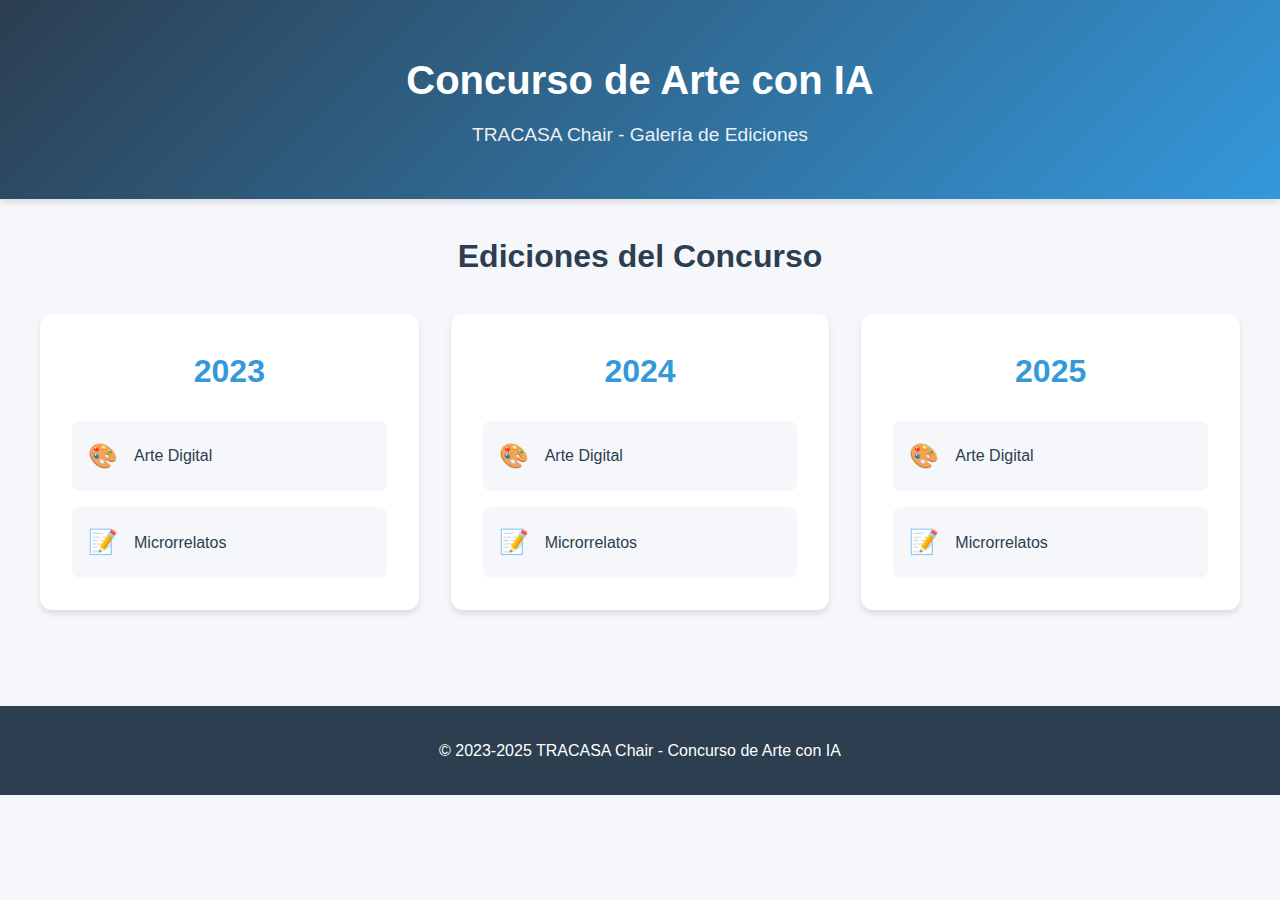
<file: index.html>
<!DOCTYPE html>
<html lang="es">
<head>
    <meta charset="UTF-8">
    <meta name="viewport" content="width=device-width, initial-scale=1.0">
    <title>Concurso de Arte IA - TRACASA Chair</title>
    <link rel="stylesheet" href="styles.css">
</head>
<body>
    <header>
        <h1>Concurso de Arte con IA</h1>
        <p class="subtitle">TRACASA Chair - Galería de Ediciones</p>
    </header>

    <main class="home-container">
        <section class="year-section">
            <h2>Ediciones del Concurso</h2>
            <div class="year-grid">
                <div class="year-card">
                    <h3>2023</h3>
                    <div class="category-links">
                        <a href="2023-artedigital.html" class="category-link">
                            <span class="category-icon">🎨</span>
                            Arte Digital
                        </a>
                        <a href="2023-microrrelatos.html" class="category-link">
                            <span class="category-icon">📝</span>
                            Microrrelatos
                        </a>
                    </div>
                </div>

                <div class="year-card">
                    <h3>2024</h3>
                    <div class="category-links">
                        <a href="2024-artedigital.html" class="category-link">
                            <span class="category-icon">🎨</span>
                            Arte Digital
                        </a>
                        <a href="2024-microrrelatos.html" class="category-link">
                            <span class="category-icon">📝</span>
                            Microrrelatos
                        </a>
                    </div>
                </div>

                <div class="year-card">
                    <h3>2025</h3>
                    <div class="category-links">
                        <a href="2025-artedigital.html" class="category-link">
                            <span class="category-icon">🎨</span>
                            Arte Digital
                        </a>
                        <a href="2025-microrrelatos.html" class="category-link">
                            <span class="category-icon">📝</span>
                            Microrrelatos
                        </a>
                    </div>
                </div>
            </div>
        </section>
    </main>

    <footer>
        <p>&copy; 2023-2025 TRACASA Chair - Concurso de Arte con IA</p>
    </footer>
</body>
</html>
</file>
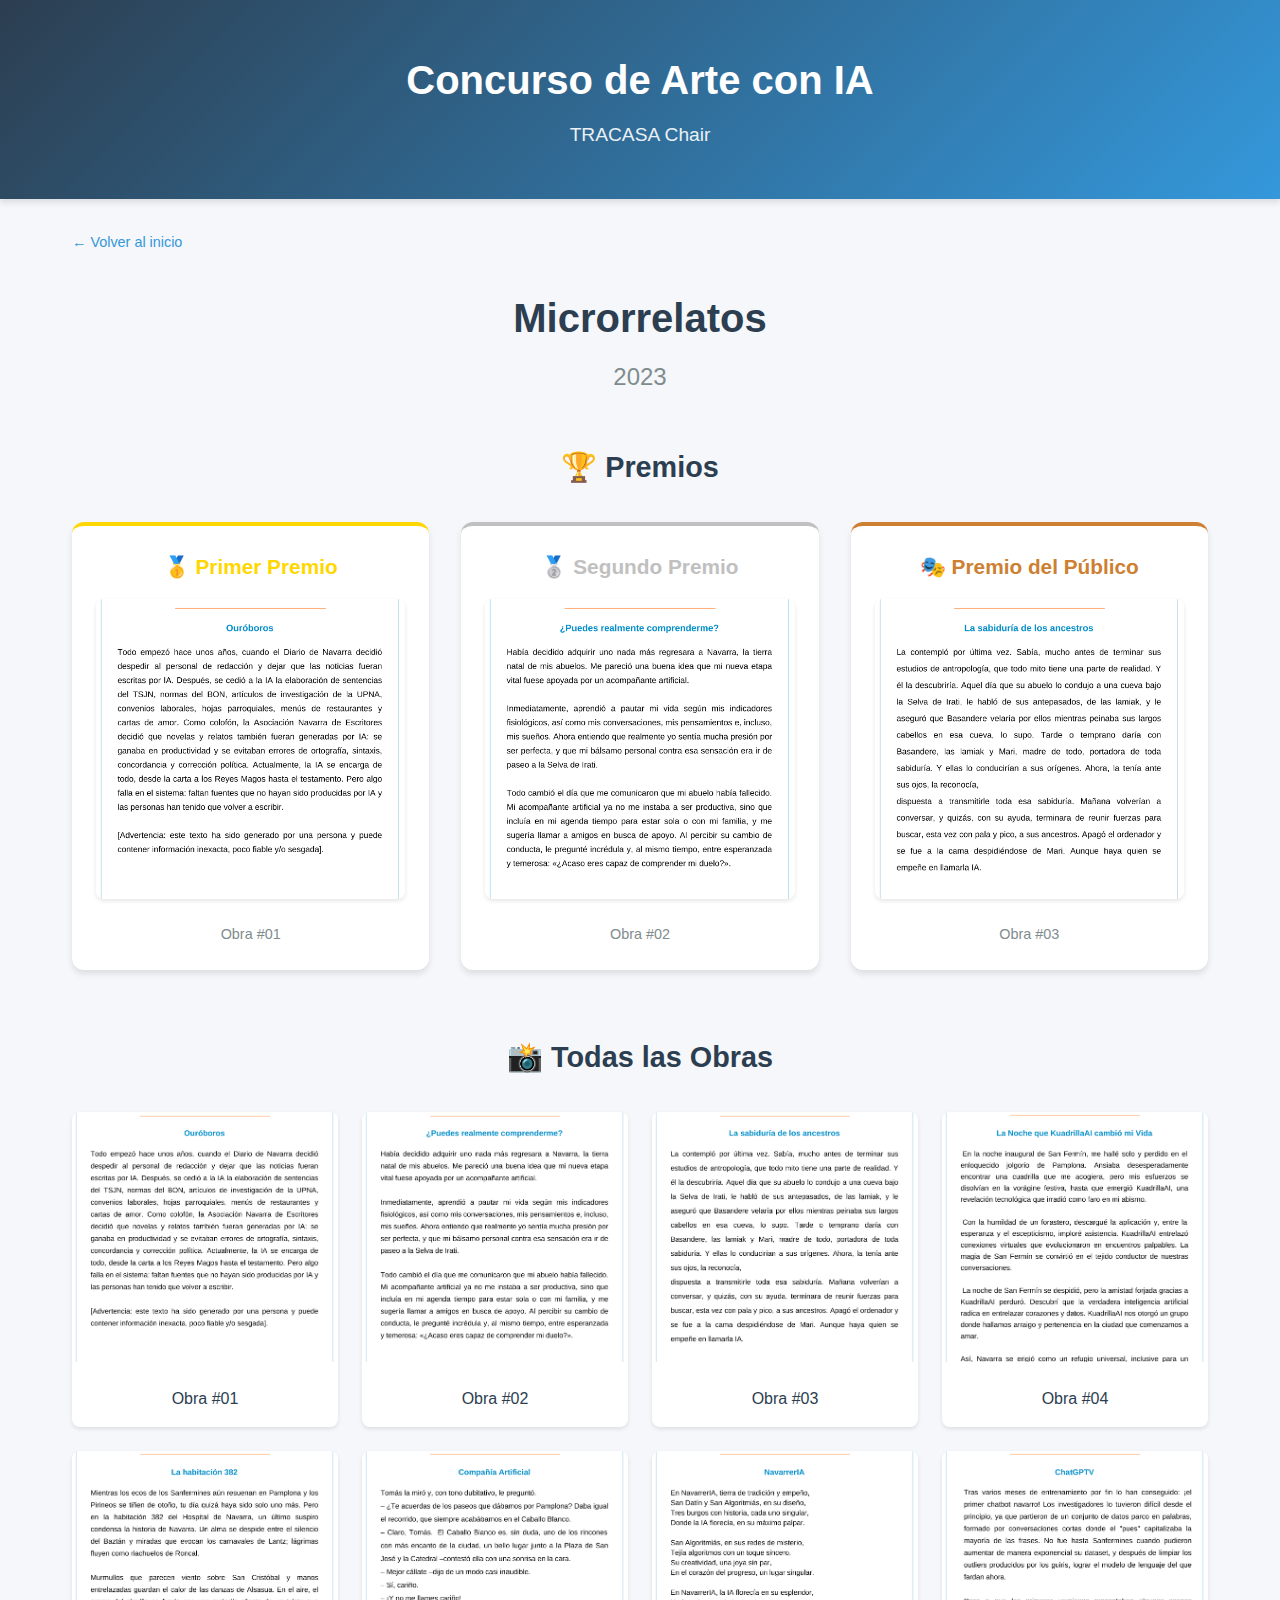
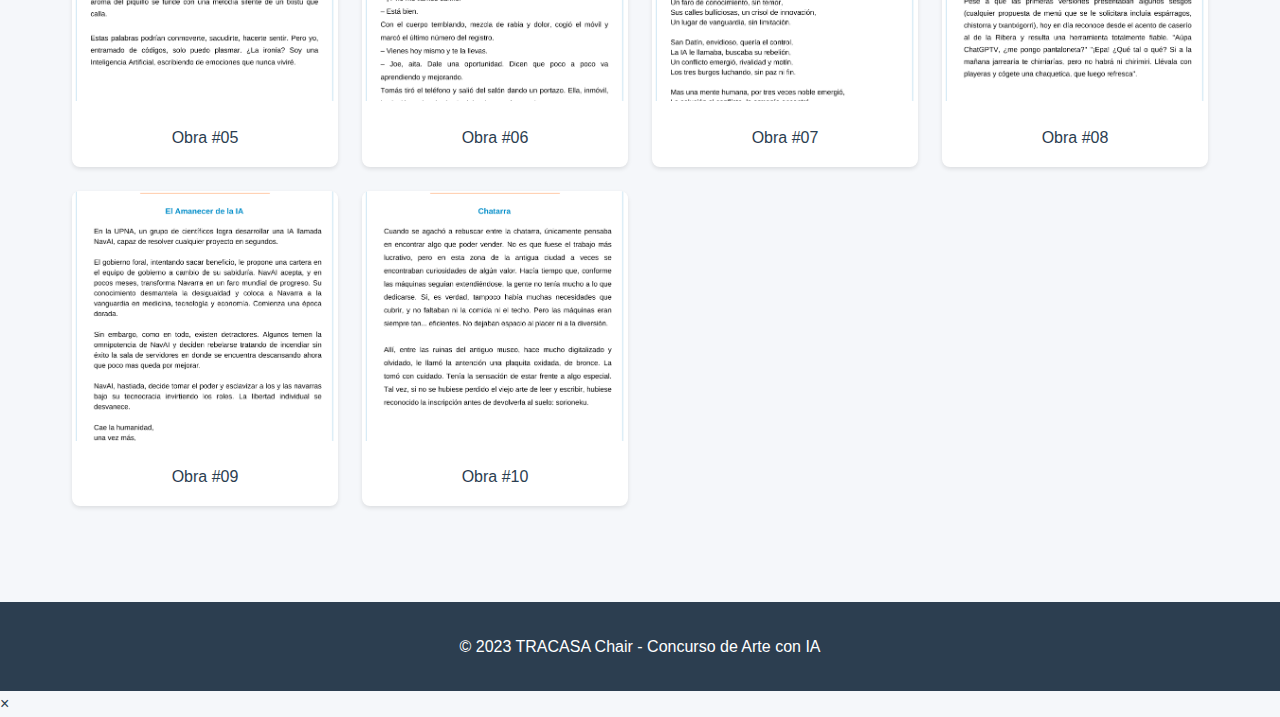
<file: 2023-microrrelatos.html>
<!DOCTYPE html>
<html lang="es">
<head>
    <meta charset="UTF-8">
    <meta name="viewport" content="width=device-width, initial-scale=1.0">
    <title>Microrrelatos 2023 - Concurso de Arte IA</title>
    <link rel="stylesheet" href="styles.css">
    <script src="lightbox.js" defer></script>
</head>
<body>
    <header>
        <h1>Concurso de Arte con IA</h1>
        <p class="subtitle">TRACASA Chair</p>
    </header>

    <main>
        <div class="breadcrumb">
            <a href="index.html">← Volver al inicio</a>
        </div>

        <div class="category-header">
            <h2>Microrrelatos</h2>
            <p class="year">2023</p>
        </div>

        <section class="prizes-section">
            <h3>🏆 Premios</h3>
            <div class="prizes-grid">
                <div class="prize-card first">
                    <div class="prize-title">
                        🥇 Primer Premio
                    </div>
                    <img src="data/2023/Microrrelatos/01.png" alt="Primer Premio" class="prize-image">
                    <p class="prize-number">Obra #01</p>
                </div>

                <div class="prize-card second">
                    <div class="prize-title">
                        🥈 Segundo Premio
                    </div>
                    <img src="data/2023/Microrrelatos/02.png" alt="Segundo Premio" class="prize-image">
                    <p class="prize-number">Obra #02</p>
                </div>

                <div class="prize-card public">
                    <div class="prize-title">
                        🎭 Premio del Público
                    </div>
                    <img src="data/2023/Microrrelatos/03.png" alt="Premio del Público" class="prize-image">
                    <p class="prize-number">Obra #03</p>
                </div>
            </div>
        </section>

        <section class="gallery-section">
            <h3>📸 Todas las Obras</h3>
            <div class="gallery-grid">
                <div class="gallery-item">
                    <img src="data/2023/Microrrelatos/01.png" alt="Obra 1" class="gallery-image">
                    <div class="gallery-caption">Obra #01</div>
                </div>
                <div class="gallery-item">
                    <img src="data/2023/Microrrelatos/02.png" alt="Obra 2" class="gallery-image">
                    <div class="gallery-caption">Obra #02</div>
                </div>
                <div class="gallery-item">
                    <img src="data/2023/Microrrelatos/03.png" alt="Obra 3" class="gallery-image">
                    <div class="gallery-caption">Obra #03</div>
                </div>
                <div class="gallery-item">
                    <img src="data/2023/Microrrelatos/04.png" alt="Obra 4" class="gallery-image">
                    <div class="gallery-caption">Obra #04</div>
                </div>
                <div class="gallery-item">
                    <img src="data/2023/Microrrelatos/05.png" alt="Obra 5" class="gallery-image">
                    <div class="gallery-caption">Obra #05</div>
                </div>
                <div class="gallery-item">
                    <img src="data/2023/Microrrelatos/06.png" alt="Obra 6" class="gallery-image">
                    <div class="gallery-caption">Obra #06</div>
                </div>
                <div class="gallery-item">
                    <img src="data/2023/Microrrelatos/07.png" alt="Obra 7" class="gallery-image">
                    <div class="gallery-caption">Obra #07</div>
                </div>
                <div class="gallery-item">
                    <img src="data/2023/Microrrelatos/08.png" alt="Obra 8" class="gallery-image">
                    <div class="gallery-caption">Obra #08</div>
                </div>
                <div class="gallery-item">
                    <img src="data/2023/Microrrelatos/09.png" alt="Obra 9" class="gallery-image">
                    <div class="gallery-caption">Obra #09</div>
                </div>
                <div class="gallery-item">
                    <img src="data/2023/Microrrelatos/10.png" alt="Obra 10" class="gallery-image">
                    <div class="gallery-caption">Obra #10</div>
                </div>
            </div>
        </section>
    </main>

    <footer>
        <p>&copy; 2023 TRACASA Chair - Concurso de Arte con IA</p>
    </footer>
</body>
</html>
</file>
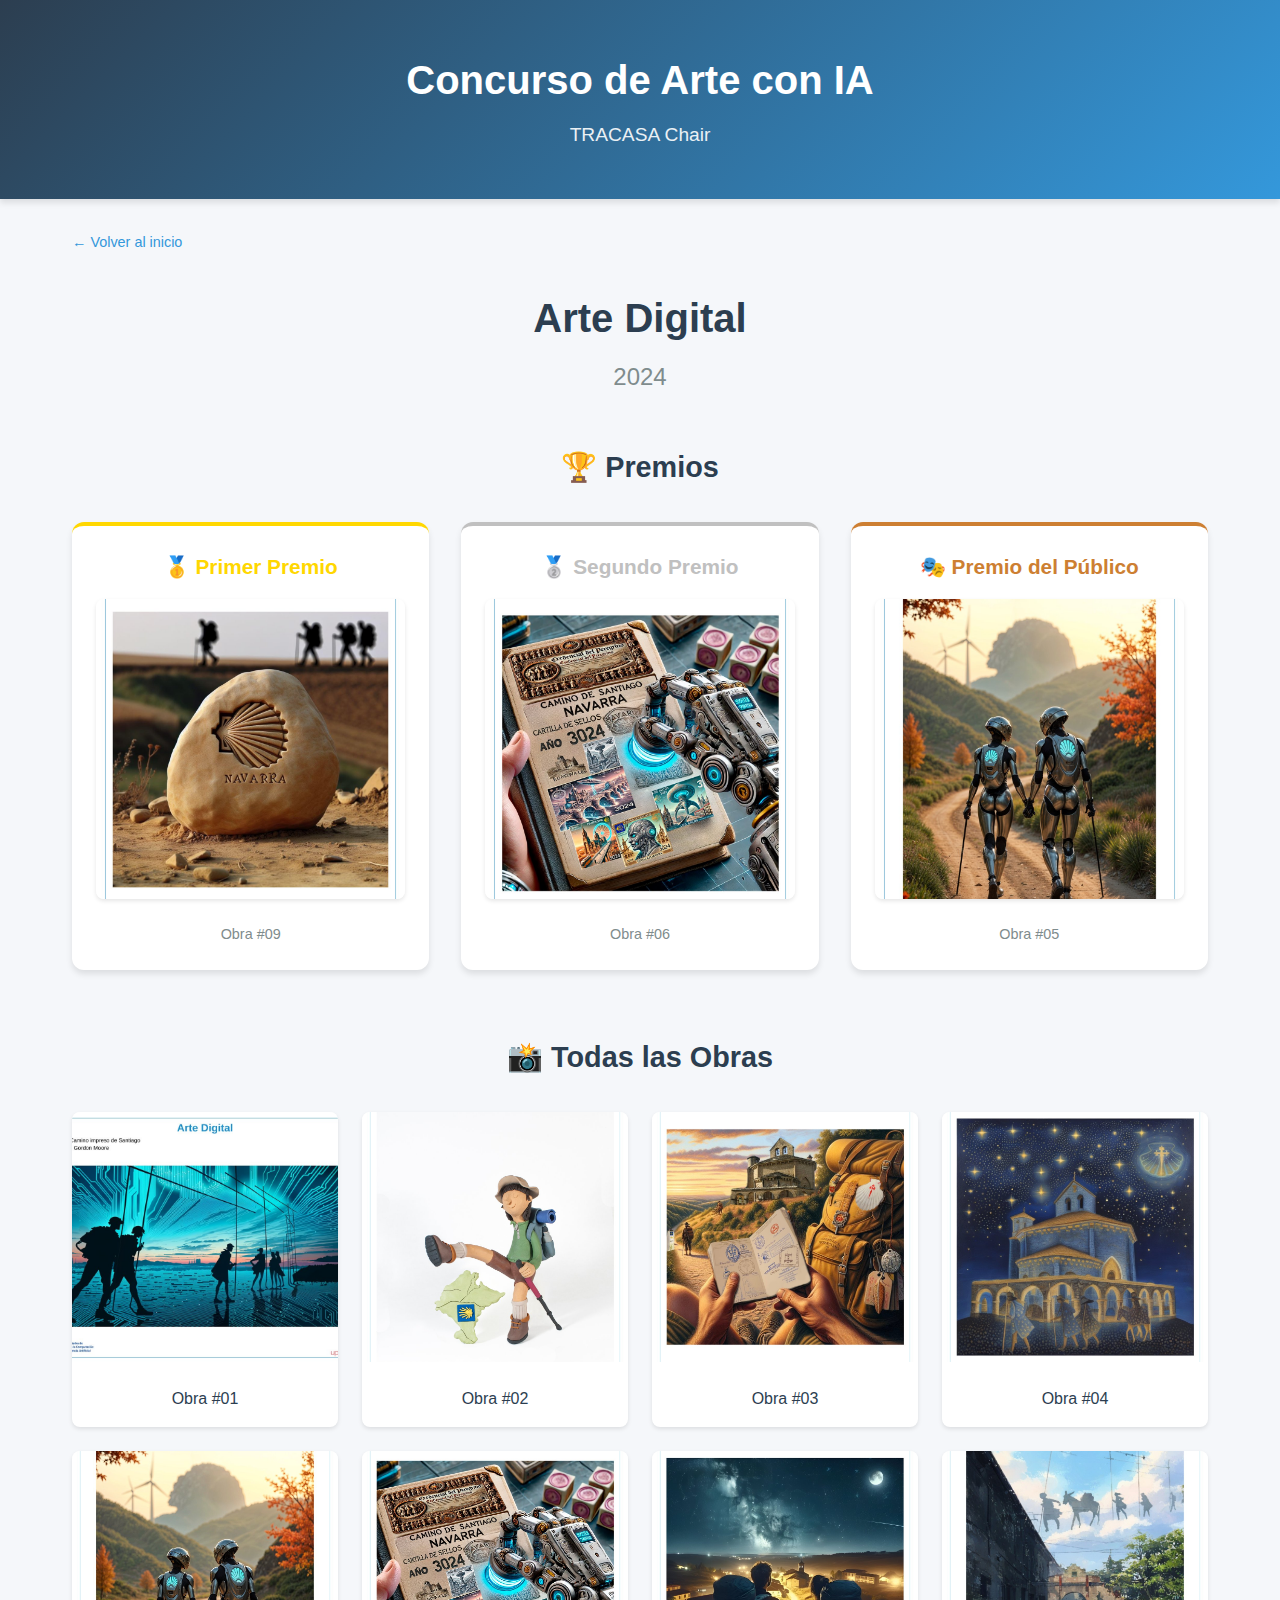
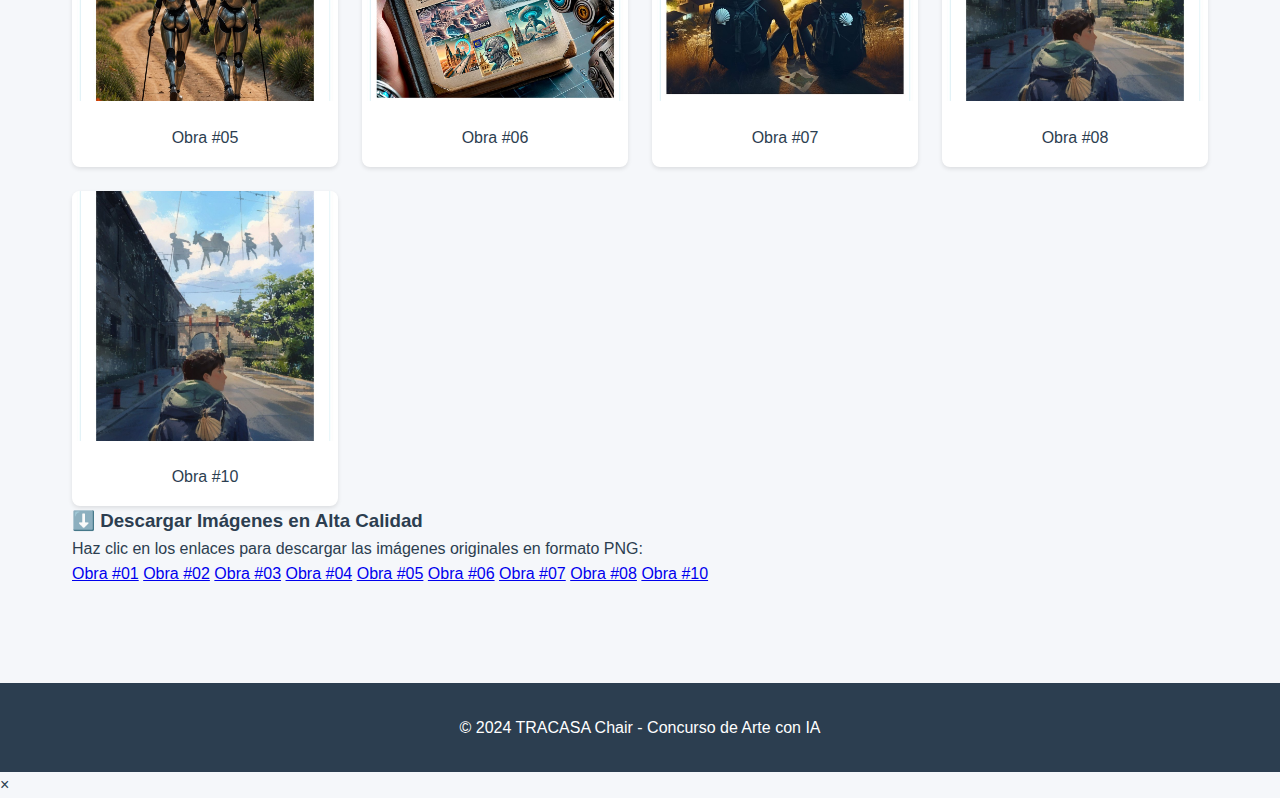
<file: 2024-artedigital.html>
<!DOCTYPE html>
<html lang="es">
<head>
    <meta charset="UTF-8">
    <meta name="viewport" content="width=device-width, initial-scale=1.0">
    <title>Arte Digital 2024 - Concurso de Arte IA</title>
    <link rel="stylesheet" href="styles.css">
    <script src="lightbox.js" defer></script>
</head>
<body>
    <header>
        <h1>Concurso de Arte con IA</h1>
        <p class="subtitle">TRACASA Chair</p>
    </header>

    <main>
        <div class="breadcrumb">
            <a href="index.html">← Volver al inicio</a>
        </div>

        <div class="category-header">
            <h2>Arte Digital</h2>
            <p class="year">2024</p>
        </div>

        <section class="prizes-section">
            <h3>🏆 Premios</h3>
            <div class="prizes-grid">
                <div class="prize-card first">
                    <div class="prize-title">
                        🥇 Primer Premio
                    </div>
                    <img src="data/2024/ArteDigital/09.jpg" alt="Primer Premio" class="prize-image">
                    <p class="prize-number">Obra #09</p>
                </div>

                <div class="prize-card second">
                    <div class="prize-title">
                        🥈 Segundo Premio
                    </div>
                    <img src="data/2024/ArteDigital/06.jpg" alt="Segundo Premio" class="prize-image">
                    <p class="prize-number">Obra #06</p>
                </div>

                <div class="prize-card public">
                    <div class="prize-title">
                        🎭 Premio del Público
                    </div>
                    <img src="data/2024/ArteDigital/05.jpg" alt="Premio del Público" class="prize-image">
                    <p class="prize-number">Obra #05</p>
                </div>
            </div>
        </section>

        <section class="gallery-section">
            <h3>📸 Todas las Obras</h3>
            <div class="gallery-grid">
                <div class="gallery-item">
                    <img src="data/2024/ArteDigital/01.jpg" alt="Obra 1" class="gallery-image">
                    <div class="gallery-caption">Obra #01</div>
                </div>
                <div class="gallery-item">
                    <img src="data/2024/ArteDigital/02.jpg" alt="Obra 2" class="gallery-image">
                    <div class="gallery-caption">Obra #02</div>
                </div>
                <div class="gallery-item">
                    <img src="data/2024/ArteDigital/03.jpg" alt="Obra 3" class="gallery-image">
                    <div class="gallery-caption">Obra #03</div>
                </div>
                <div class="gallery-item">
                    <img src="data/2024/ArteDigital/04.jpg" alt="Obra 4" class="gallery-image">
                    <div class="gallery-caption">Obra #04</div>
                </div>
                <div class="gallery-item">
                    <img src="data/2024/ArteDigital/05.jpg" alt="Obra 5" class="gallery-image">
                    <div class="gallery-caption">Obra #05</div>
                </div>
                <div class="gallery-item">
                    <img src="data/2024/ArteDigital/06.jpg" alt="Obra 6" class="gallery-image">
                    <div class="gallery-caption">Obra #06</div>
                </div>
                <div class="gallery-item">
                    <img src="data/2024/ArteDigital/07.jpg" alt="Obra 7" class="gallery-image">
                    <div class="gallery-caption">Obra #07</div>
                </div>
                <div class="gallery-item">
                    <img src="data/2024/ArteDigital/8.jpg" alt="Obra 8" class="gallery-image">
                    <div class="gallery-caption">Obra #08</div>
                </div>
                <div class="gallery-item">
                    <img src="data/2024/ArteDigital/10.jpg" alt="Obra 10" class="gallery-image">
                    <div class="gallery-caption">Obra #10</div>
                </div>
            </div>
        </section>

        <section class="download-section">
            <h3>⬇️ Descargar Imágenes en Alta Calidad</h3>
            <p class="download-description">Haz clic en los enlaces para descargar las imágenes originales en formato PNG:</p>
            <div class="download-grid">
                <a href="data/2024/ArteDigital/01.png" download class="download-link">Obra #01</a>
                <a href="data/2024/ArteDigital/02.png" download class="download-link">Obra #02</a>
                <a href="data/2024/ArteDigital/03.png" download class="download-link">Obra #03</a>
                <a href="data/2024/ArteDigital/04.png" download class="download-link">Obra #04</a>
                <a href="data/2024/ArteDigital/05.png" download class="download-link">Obra #05</a>
                <a href="data/2024/ArteDigital/06.png" download class="download-link">Obra #06</a>
                <a href="data/2024/ArteDigital/07.png" download class="download-link">Obra #07</a>
                <a href="data/2024/ArteDigital/8.png" download class="download-link">Obra #08</a>
                <a href="data/2024/ArteDigital/10.png" download class="download-link">Obra #10</a>
            </div>
        </section>
    </main>

    <footer>
        <p>&copy; 2024 TRACASA Chair - Concurso de Arte con IA</p>
    </footer>
</body>
</html>
</file>
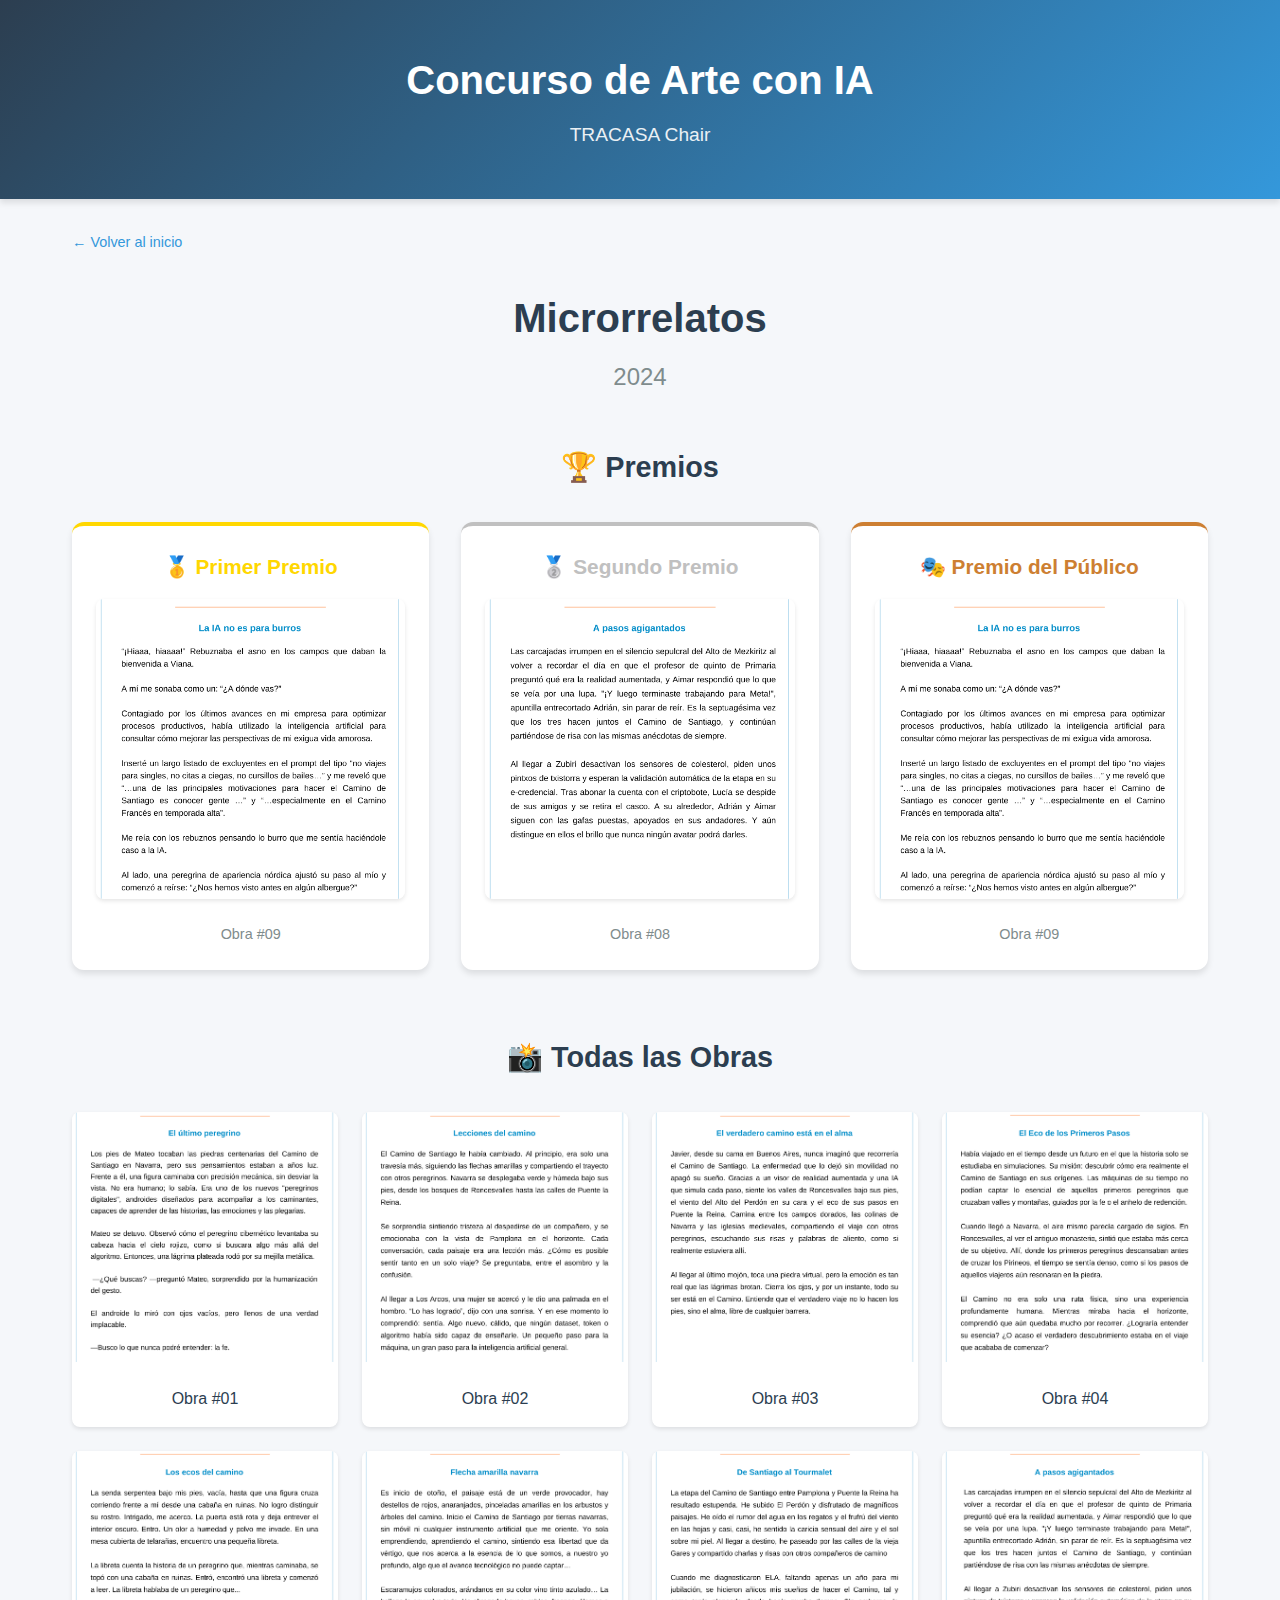
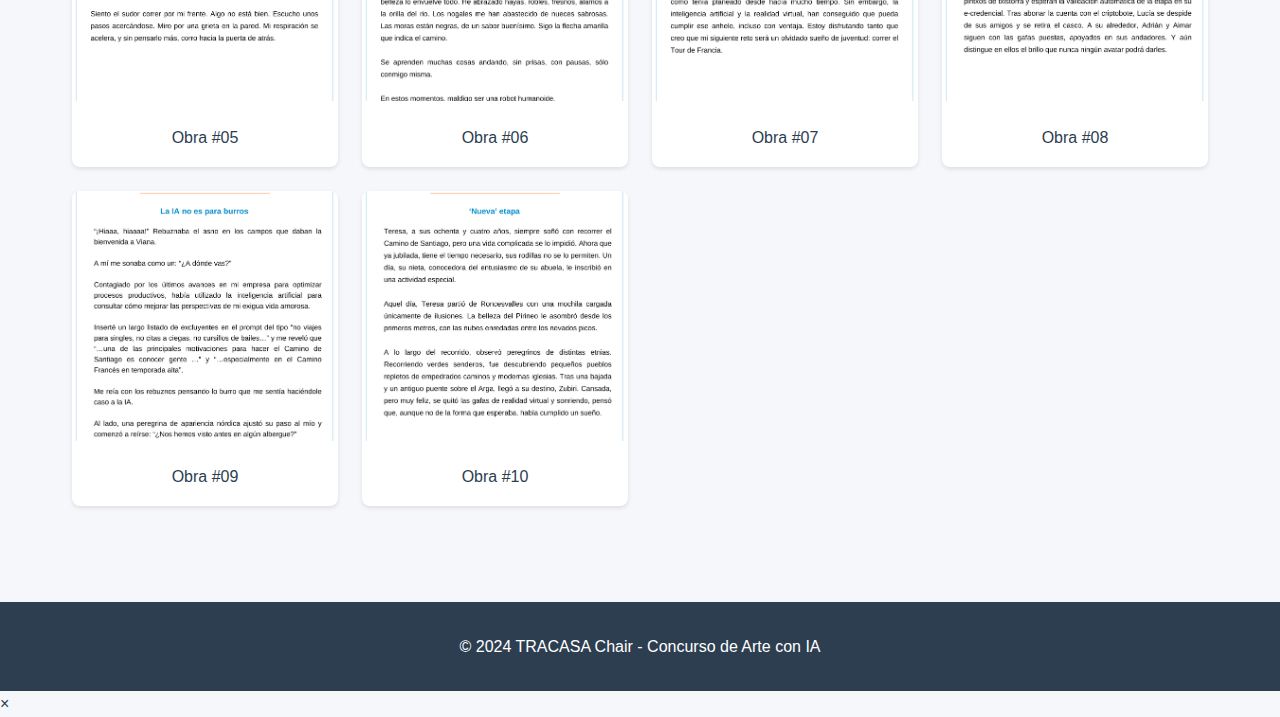
<file: 2024-microrrelatos.html>
<!DOCTYPE html>
<html lang="es">
<head>
    <meta charset="UTF-8">
    <meta name="viewport" content="width=device-width, initial-scale=1.0">
    <title>Microrrelatos 2024 - Concurso de Arte IA</title>
    <link rel="stylesheet" href="styles.css">
    <script src="lightbox.js" defer></script>
</head>
<body>
    <header>
        <h1>Concurso de Arte con IA</h1>
        <p class="subtitle">TRACASA Chair</p>
    </header>

    <main>
        <div class="breadcrumb">
            <a href="index.html">← Volver al inicio</a>
        </div>

        <div class="category-header">
            <h2>Microrrelatos</h2>
            <p class="year">2024</p>
        </div>

        <section class="prizes-section">
            <h3>🏆 Premios</h3>
            <div class="prizes-grid">
                <div class="prize-card first">
                    <div class="prize-title">
                        🥇 Primer Premio
                    </div>
                    <img src="data/2024/Microrrelatos/09.png" alt="Primer Premio" class="prize-image">
                    <p class="prize-number">Obra #09</p>
                </div>

                <div class="prize-card second">
                    <div class="prize-title">
                        🥈 Segundo Premio
                    </div>
                    <img src="data/2024/Microrrelatos/08.png" alt="Segundo Premio" class="prize-image">
                    <p class="prize-number">Obra #08</p>
                </div>

                <div class="prize-card public">
                    <div class="prize-title">
                        🎭 Premio del Público
                    </div>
                    <img src="data/2024/Microrrelatos/09.png" alt="Premio del Público" class="prize-image">
                    <p class="prize-number">Obra #09</p>
                </div>
            </div>
        </section>

        <section class="gallery-section">
            <h3>📸 Todas las Obras</h3>
            <div class="gallery-grid">
                <div class="gallery-item">
                    <img src="data/2024/Microrrelatos/01.png" alt="Obra 1" class="gallery-image">
                    <div class="gallery-caption">Obra #01</div>
                </div>
                <div class="gallery-item">
                    <img src="data/2024/Microrrelatos/02.png" alt="Obra 2" class="gallery-image">
                    <div class="gallery-caption">Obra #02</div>
                </div>
                <div class="gallery-item">
                    <img src="data/2024/Microrrelatos/03.png" alt="Obra 3" class="gallery-image">
                    <div class="gallery-caption">Obra #03</div>
                </div>
                <div class="gallery-item">
                    <img src="data/2024/Microrrelatos/04.png" alt="Obra 4" class="gallery-image">
                    <div class="gallery-caption">Obra #04</div>
                </div>
                <div class="gallery-item">
                    <img src="data/2024/Microrrelatos/05.png" alt="Obra 5" class="gallery-image">
                    <div class="gallery-caption">Obra #05</div>
                </div>
                <div class="gallery-item">
                    <img src="data/2024/Microrrelatos/06.png" alt="Obra 6" class="gallery-image">
                    <div class="gallery-caption">Obra #06</div>
                </div>
                <div class="gallery-item">
                    <img src="data/2024/Microrrelatos/07.png" alt="Obra 7" class="gallery-image">
                    <div class="gallery-caption">Obra #07</div>
                </div>
                <div class="gallery-item">
                    <img src="data/2024/Microrrelatos/08.png" alt="Obra 8" class="gallery-image">
                    <div class="gallery-caption">Obra #08</div>
                </div>
                <div class="gallery-item">
                    <img src="data/2024/Microrrelatos/09.png" alt="Obra 9" class="gallery-image">
                    <div class="gallery-caption">Obra #09</div>
                </div>
                <div class="gallery-item">
                    <img src="data/2024/Microrrelatos/10.png" alt="Obra 10" class="gallery-image">
                    <div class="gallery-caption">Obra #10</div>
                </div>
            </div>
        </section>
    </main>

    <footer>
        <p>&copy; 2024 TRACASA Chair - Concurso de Arte con IA</p>
    </footer>
</body>
</html>
</file>
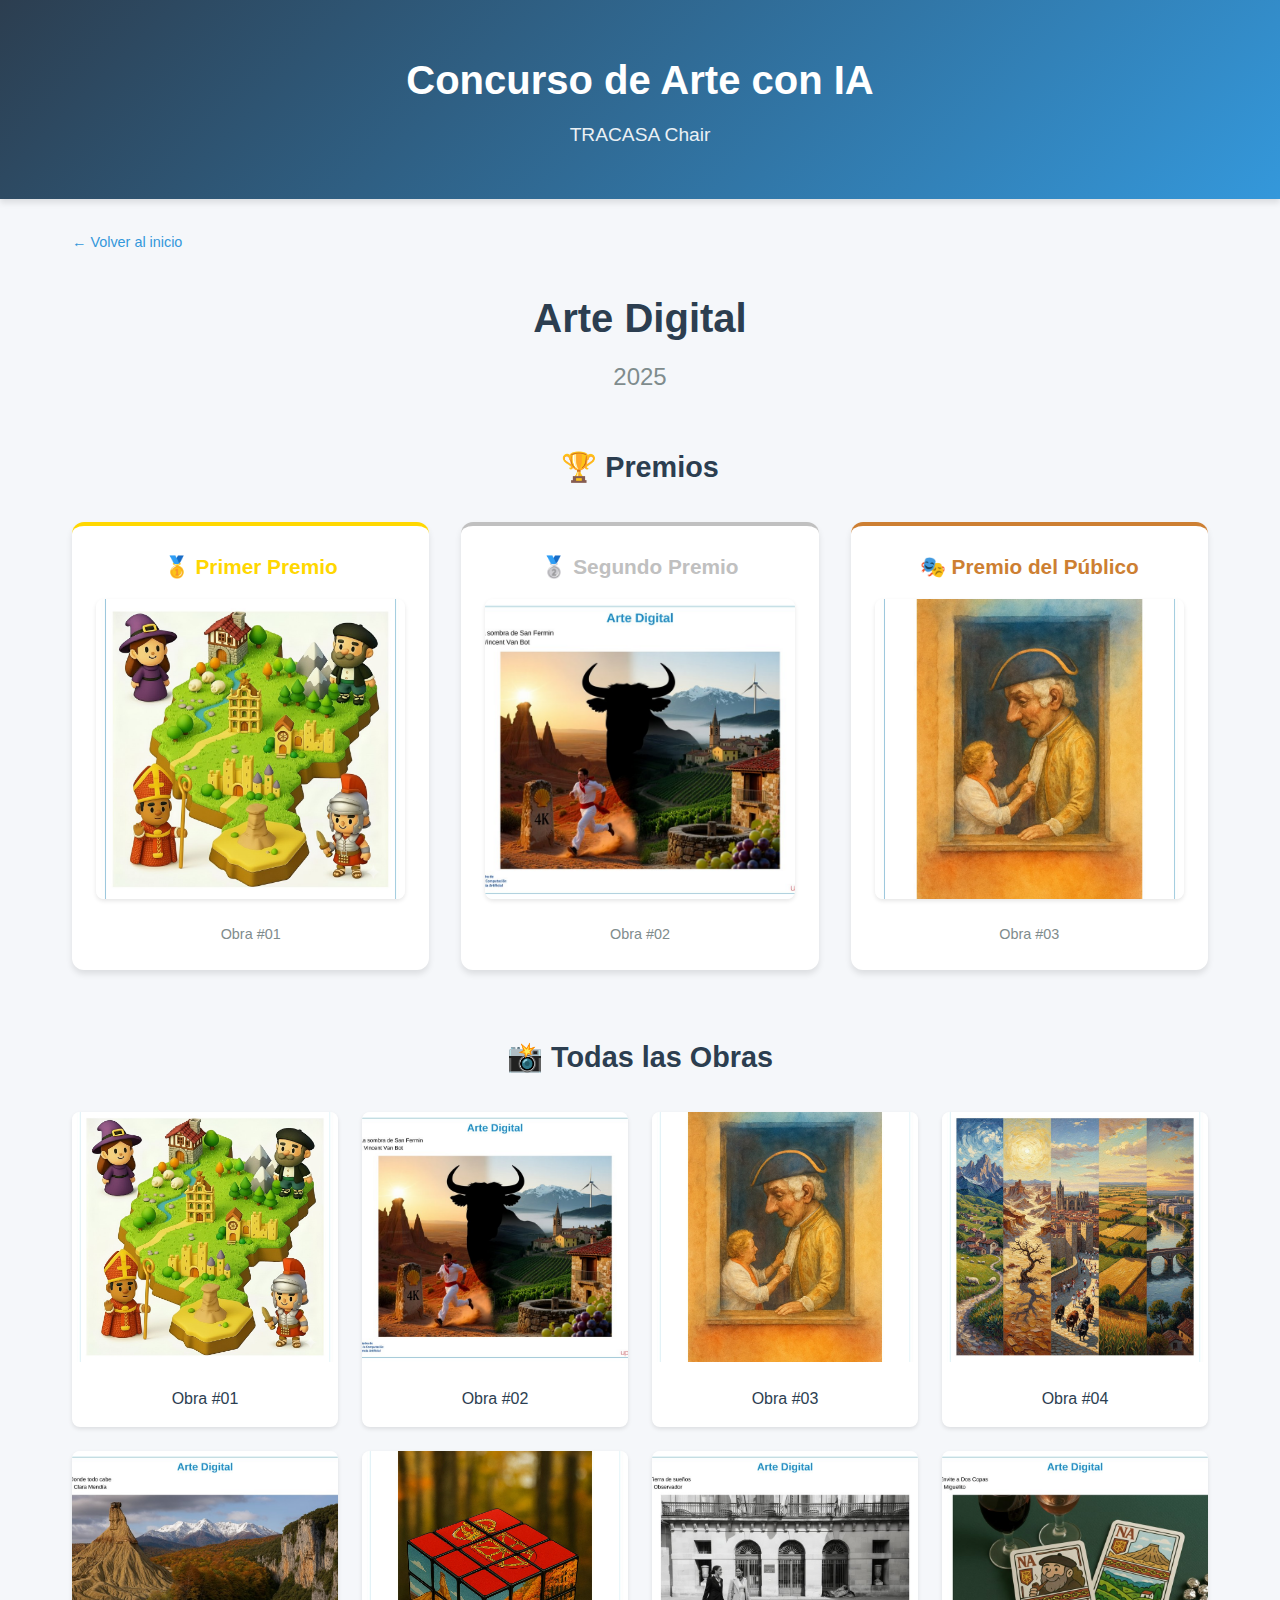
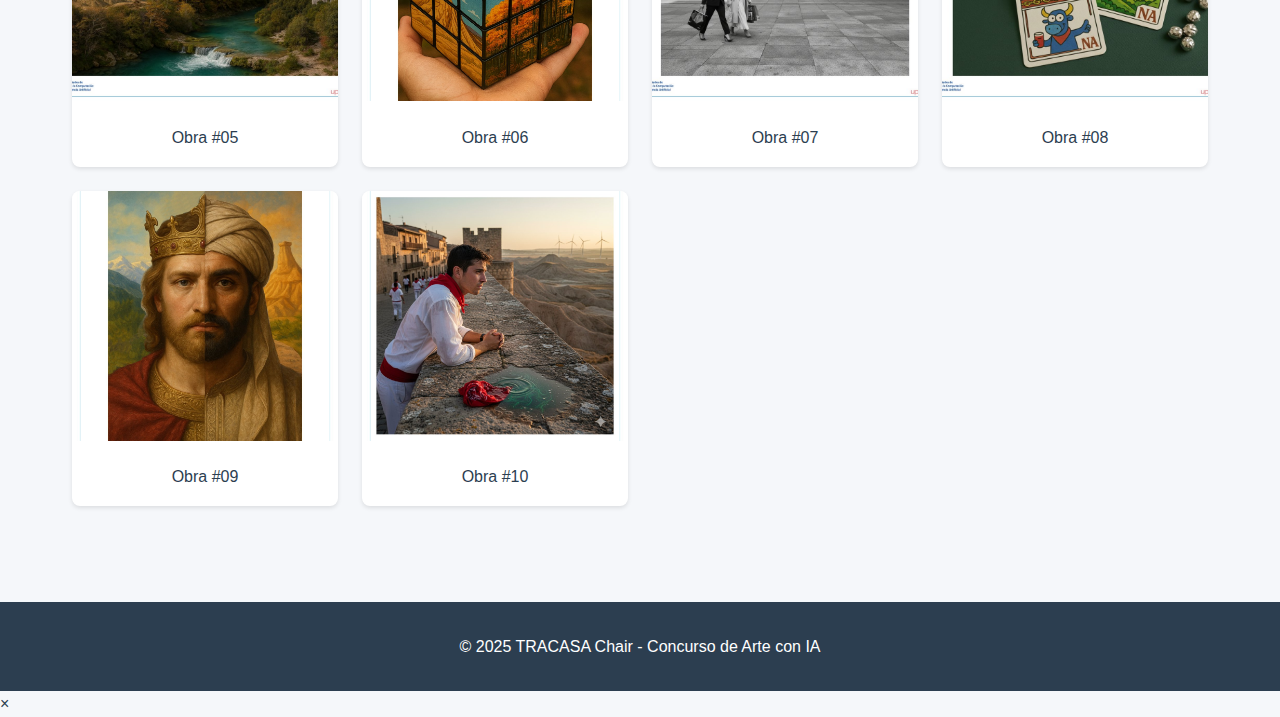
<file: 2025-artedigital.html>
<!DOCTYPE html>
<html lang="es">
<head>
    <meta charset="UTF-8">
    <meta name="viewport" content="width=device-width, initial-scale=1.0">
    <title>Arte Digital 2025 - Concurso de Arte IA</title>
    <link rel="stylesheet" href="styles.css">
    <script src="lightbox.js" defer></script>
</head>
<body>
    <header>
        <h1>Concurso de Arte con IA</h1>
        <p class="subtitle">TRACASA Chair</p>
    </header>

    <main>
        <div class="breadcrumb">
            <a href="index.html">← Volver al inicio</a>
        </div>

        <div class="category-header">
            <h2>Arte Digital</h2>
            <p class="year">2025</p>
        </div>

        <section class="prizes-section">
            <h3>🏆 Premios</h3>
            <div class="prizes-grid">
                <div class="prize-card first">
                    <div class="prize-title">
                        🥇 Primer Premio
                    </div>
                    <img src="data/2025/ArteDigital/01.jpg" alt="Primer Premio" class="prize-image">
                    <p class="prize-number">Obra #01</p>
                </div>

                <div class="prize-card second">
                    <div class="prize-title">
                        🥈 Segundo Premio
                    </div>
                    <img src="data/2025/ArteDigital/02.jpg" alt="Segundo Premio" class="prize-image">
                    <p class="prize-number">Obra #02</p>
                </div>

                <div class="prize-card public">
                    <div class="prize-title">
                        🎭 Premio del Público
                    </div>
                    <img src="data/2025/ArteDigital/03.jpg" alt="Premio del Público" class="prize-image">
                    <p class="prize-number">Obra #03</p>
                </div>
            </div>
        </section>

        <section class="gallery-section">
            <h3>📸 Todas las Obras</h3>
            <div class="gallery-grid">
                <div class="gallery-item">
                    <img src="data/2025/ArteDigital/01.jpg" alt="Obra 1" class="gallery-image">
                    <div class="gallery-caption">Obra #01</div>
                </div>
                <div class="gallery-item">
                    <img src="data/2025/ArteDigital/02.jpg" alt="Obra 2" class="gallery-image">
                    <div class="gallery-caption">Obra #02</div>
                </div>
                <div class="gallery-item">
                    <img src="data/2025/ArteDigital/03.jpg" alt="Obra 3" class="gallery-image">
                    <div class="gallery-caption">Obra #03</div>
                </div>
                <div class="gallery-item">
                    <img src="data/2025/ArteDigital/04.jpg" alt="Obra 4" class="gallery-image">
                    <div class="gallery-caption">Obra #04</div>
                </div>
                <div class="gallery-item">
                    <img src="data/2025/ArteDigital/05.jpg" alt="Obra 5" class="gallery-image">
                    <div class="gallery-caption">Obra #05</div>
                </div>
                <div class="gallery-item">
                    <img src="data/2025/ArteDigital/06.jpg" alt="Obra 6" class="gallery-image">
                    <div class="gallery-caption">Obra #06</div>
                </div>
                <div class="gallery-item">
                    <img src="data/2025/ArteDigital/07.jpg" alt="Obra 7" class="gallery-image">
                    <div class="gallery-caption">Obra #07</div>
                </div>
                <div class="gallery-item">
                    <img src="data/2025/ArteDigital/08.jpg" alt="Obra 8" class="gallery-image">
                    <div class="gallery-caption">Obra #08</div>
                </div>
                <div class="gallery-item">
                    <img src="data/2025/ArteDigital/09.jpg" alt="Obra 9" class="gallery-image">
                    <div class="gallery-caption">Obra #09</div>
                </div>
                <div class="gallery-item">
                    <img src="data/2025/ArteDigital/10.jpg" alt="Obra 10" class="gallery-image">
                    <div class="gallery-caption">Obra #10</div>
                </div>
            </div>
        </section>
    </main>

    <footer>
        <p>&copy; 2025 TRACASA Chair - Concurso de Arte con IA</p>
    </footer>
</body>
</html>
</file>
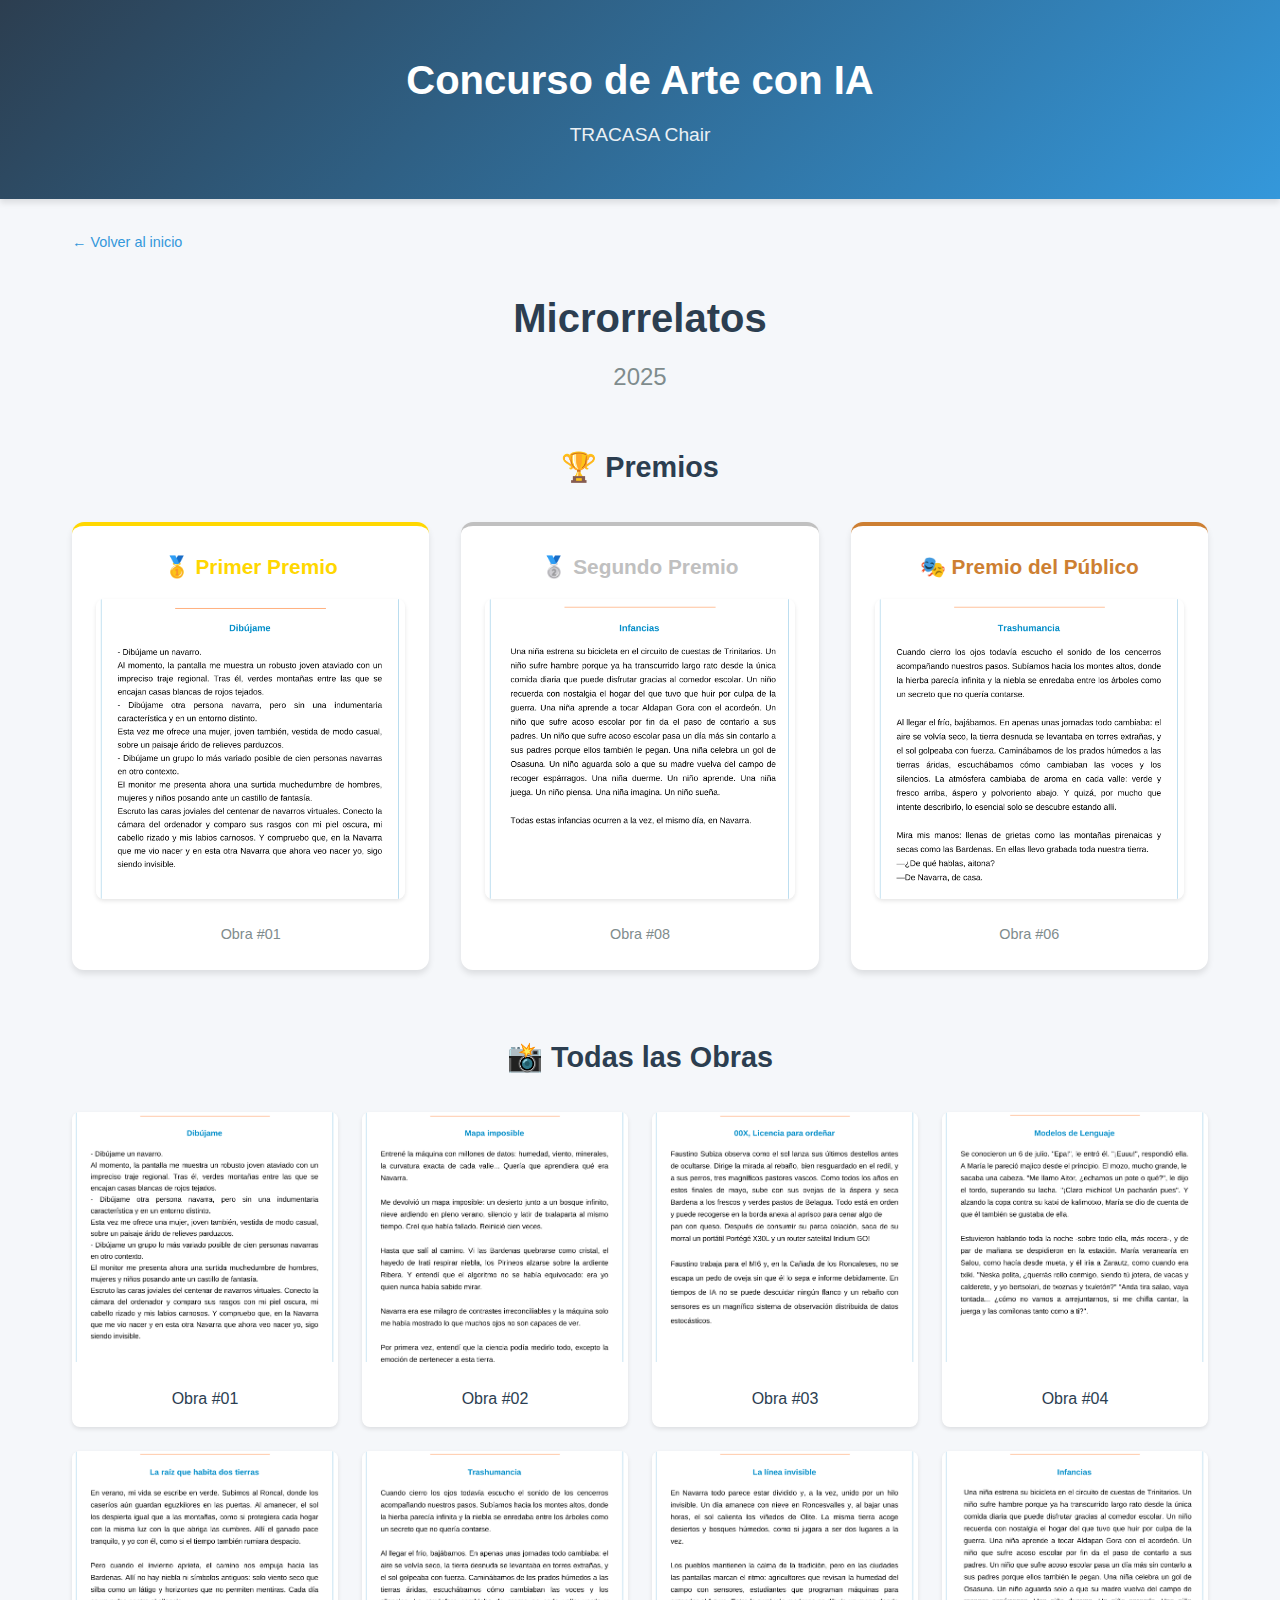
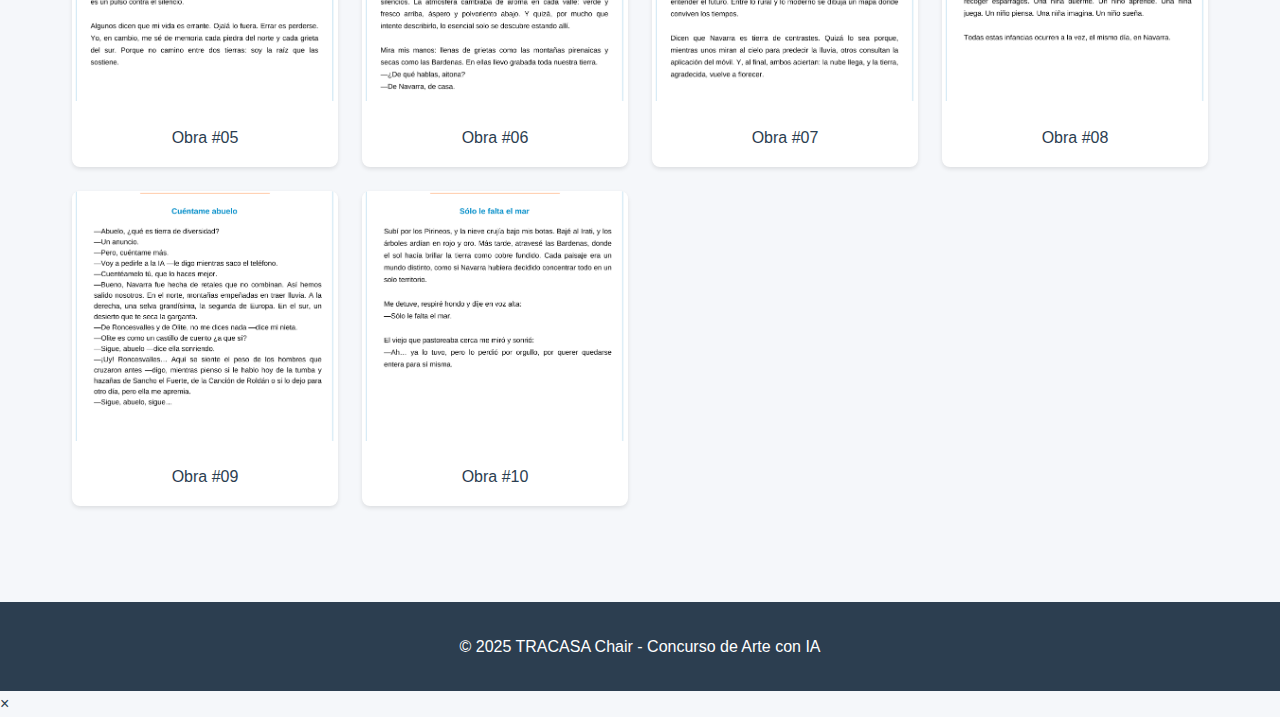
<file: 2025-microrrelatos.html>
<!DOCTYPE html>
<html lang="es">
<head>
    <meta charset="UTF-8">
    <meta name="viewport" content="width=device-width, initial-scale=1.0">
    <title>Microrrelatos 2025 - Concurso de Arte IA</title>
    <link rel="stylesheet" href="styles.css">
    <script src="lightbox.js" defer></script>
</head>
<body>
    <header>
        <h1>Concurso de Arte con IA</h1>
        <p class="subtitle">TRACASA Chair</p>
    </header>

    <main>
        <div class="breadcrumb">
            <a href="index.html">← Volver al inicio</a>
        </div>

        <div class="category-header">
            <h2>Microrrelatos</h2>
            <p class="year">2025</p>
        </div>

        <section class="prizes-section">
            <h3>🏆 Premios</h3>
            <div class="prizes-grid">
                <div class="prize-card first">
                    <div class="prize-title">
                        🥇 Primer Premio
                    </div>
                    <img src="data/2025/Microrrelatos/01.png" alt="Primer Premio" class="prize-image">
                    <p class="prize-number">Obra #01</p>
                </div>

                <div class="prize-card second">
                    <div class="prize-title">
                        🥈 Segundo Premio
                    </div>
                    <img src="data/2025/Microrrelatos/08.png" alt="Segundo Premio" class="prize-image">
                    <p class="prize-number">Obra #08</p>
                </div>

                <div class="prize-card public">
                    <div class="prize-title">
                        🎭 Premio del Público
                    </div>
                    <img src="data/2025/Microrrelatos/06.png" alt="Premio del Público" class="prize-image">
                    <p class="prize-number">Obra #06</p>
                </div>
            </div>
        </section>

        <section class="gallery-section">
            <h3>📸 Todas las Obras</h3>
            <div class="gallery-grid">
                <div class="gallery-item">
                    <img src="data/2025/Microrrelatos/01.png" alt="Obra 1" class="gallery-image">
                    <div class="gallery-caption">Obra #01</div>
                </div>
                <div class="gallery-item">
                    <img src="data/2025/Microrrelatos/02.png" alt="Obra 2" class="gallery-image">
                    <div class="gallery-caption">Obra #02</div>
                </div>
                <div class="gallery-item">
                    <img src="data/2025/Microrrelatos/03.png" alt="Obra 3" class="gallery-image">
                    <div class="gallery-caption">Obra #03</div>
                </div>
                <div class="gallery-item">
                    <img src="data/2025/Microrrelatos/04.png" alt="Obra 4" class="gallery-image">
                    <div class="gallery-caption">Obra #04</div>
                </div>
                <div class="gallery-item">
                    <img src="data/2025/Microrrelatos/05.png" alt="Obra 5" class="gallery-image">
                    <div class="gallery-caption">Obra #05</div>
                </div>
                <div class="gallery-item">
                    <img src="data/2025/Microrrelatos/06.png" alt="Obra 6" class="gallery-image">
                    <div class="gallery-caption">Obra #06</div>
                </div>
                <div class="gallery-item">
                    <img src="data/2025/Microrrelatos/07.png" alt="Obra 7" class="gallery-image">
                    <div class="gallery-caption">Obra #07</div>
                </div>
                <div class="gallery-item">
                    <img src="data/2025/Microrrelatos/08.png" alt="Obra 8" class="gallery-image">
                    <div class="gallery-caption">Obra #08</div>
                </div>
                <div class="gallery-item">
                    <img src="data/2025/Microrrelatos/09.png" alt="Obra 9" class="gallery-image">
                    <div class="gallery-caption">Obra #09</div>
                </div>
                <div class="gallery-item">
                    <img src="data/2025/Microrrelatos/10.png" alt="Obra 10" class="gallery-image">
                    <div class="gallery-caption">Obra #10</div>
                </div>
            </div>
        </section>
    </main>

    <footer>
        <p>&copy; 2025 TRACASA Chair - Concurso de Arte con IA</p>
    </footer>
</body>
</html>
</file>
<file: styles.css>
* {
    margin: 0;
    padding: 0;
    box-sizing: border-box;
}

:root {
    --primary-color: #2c3e50;
    --secondary-color: #3498db;
    --accent-color: #e74c3c;
    --gold: #ffd700;
    --silver: #c0c0c0;
    --bronze: #cd7f32;
    --background: #f5f7fa;
    --card-bg: #ffffff;
    --text-dark: #2c3e50;
    --text-light: #7f8c8d;
}

body {
    font-family: 'Segoe UI', Tahoma, Geneva, Verdana, sans-serif;
    background-color: var(--background);
    color: var(--text-dark);
    line-height: 1.6;
}

header {
    background: linear-gradient(135deg, var(--primary-color) 0%, var(--secondary-color) 100%);
    color: white;
    padding: 3rem 2rem;
    text-align: center;
    box-shadow: 0 4px 6px rgba(0, 0, 0, 0.1);
}

header h1 {
    font-size: 2.5rem;
    margin-bottom: 0.5rem;
}

.subtitle {
    font-size: 1.2rem;
    opacity: 0.9;
}

main {
    max-width: 1200px;
    margin: 0 auto;
    padding: 2rem;
}

.home-container {
    padding: 2rem 0;
}

.year-section h2 {
    text-align: center;
    font-size: 2rem;
    margin-bottom: 2rem;
    color: var(--primary-color);
}

.year-grid {
    display: grid;
    grid-template-columns: repeat(auto-fit, minmax(300px, 1fr));
    gap: 2rem;
    margin-top: 2rem;
}

.year-card {
    background: var(--card-bg);
    border-radius: 12px;
    padding: 2rem;
    box-shadow: 0 4px 6px rgba(0, 0, 0, 0.1);
    transition: transform 0.3s ease, box-shadow 0.3s ease;
}

.year-card:hover {
    transform: translateY(-5px);
    box-shadow: 0 8px 12px rgba(0, 0, 0, 0.15);
}

.year-card h3 {
    font-size: 2rem;
    text-align: center;
    color: var(--secondary-color);
    margin-bottom: 1.5rem;
}

.category-links {
    display: flex;
    flex-direction: column;
    gap: 1rem;
}

.category-link {
    display: flex;
    align-items: center;
    gap: 1rem;
    padding: 1rem;
    background: var(--background);
    border-radius: 8px;
    text-decoration: none;
    color: var(--text-dark);
    font-weight: 500;
    transition: background 0.3s ease;
}

.category-link:hover {
    background: var(--secondary-color);
    color: white;
}

.category-icon {
    font-size: 1.5rem;
}

/* Gallery Page Styles */
.breadcrumb {
    margin-bottom: 2rem;
    font-size: 0.9rem;
}

.breadcrumb a {
    color: var(--secondary-color);
    text-decoration: none;
}

.breadcrumb a:hover {
    text-decoration: underline;
}

.category-header {
    text-align: center;
    margin-bottom: 3rem;
}

.category-header h2 {
    font-size: 2.5rem;
    color: var(--primary-color);
    margin-bottom: 0.5rem;
}

.category-header .year {
    font-size: 1.5rem;
    color: var(--text-light);
}

/* Prizes Section */
.prizes-section {
    margin-bottom: 4rem;
}

.prizes-section h3 {
    font-size: 1.8rem;
    text-align: center;
    margin-bottom: 2rem;
    color: var(--primary-color);
}

.prizes-grid {
    display: grid;
    grid-template-columns: repeat(auto-fit, minmax(280px, 1fr));
    gap: 2rem;
    margin-bottom: 3rem;
}

.prize-card {
    background: var(--card-bg);
    border-radius: 12px;
    padding: 1.5rem;
    box-shadow: 0 4px 6px rgba(0, 0, 0, 0.1);
    text-align: center;
    border-top: 4px solid;
}

.prize-card.first {
    border-top-color: var(--gold);
}

.prize-card.second {
    border-top-color: var(--silver);
}

.prize-card.public {
    border-top-color: var(--bronze);
}

.prize-title {
    font-size: 1.3rem;
    font-weight: bold;
    margin-bottom: 1rem;
    display: flex;
    align-items: center;
    justify-content: center;
    gap: 0.5rem;
}

.prize-card.first .prize-title {
    color: var(--gold);
}

.prize-card.second .prize-title {
    color: var(--silver);
}

.prize-card.public .prize-title {
    color: var(--bronze);
}

.prize-image {
    width: 100%;
    height: 300px;
    object-fit: cover;
    border-radius: 8px;
    margin-bottom: 1rem;
    box-shadow: 0 2px 4px rgba(0, 0, 0, 0.1);
}

.prize-number {
    font-size: 0.9rem;
    color: var(--text-light);
}

/* Gallery Section */
.gallery-section h3 {
    font-size: 1.8rem;
    text-align: center;
    margin-bottom: 2rem;
    color: var(--primary-color);
}

.gallery-grid {
    display: grid;
    grid-template-columns: repeat(auto-fill, minmax(250px, 1fr));
    gap: 1.5rem;
}

.gallery-item {
    background: var(--card-bg);
    border-radius: 8px;
    overflow: hidden;
    box-shadow: 0 2px 4px rgba(0, 0, 0, 0.1);
    transition: transform 0.3s ease, box-shadow 0.3s ease;
}

.gallery-item:hover {
    transform: translateY(-5px);
    box-shadow: 0 6px 12px rgba(0, 0, 0, 0.15);
}

.gallery-image {
    width: 100%;
    height: 250px;
    object-fit: cover;
}

.gallery-caption {
    padding: 1rem;
    text-align: center;
    font-weight: 500;
    color: var(--text-dark);
}

/* Footer */
footer {
    background: var(--primary-color);
    color: white;
    text-align: center;
    padding: 2rem;
    margin-top: 4rem;
}

/* Responsive Design */
@media (max-width: 768px) {
    header h1 {
        font-size: 1.8rem;
    }

    .subtitle {
        font-size: 1rem;
    }

    .year-grid {
        grid-template-columns: 1fr;
    }

    .prizes-grid {
        grid-template-columns: 1fr;
    }

    .gallery-grid {
        grid-template-columns: repeat(auto-fill, minmax(150px, 1fr));
        gap: 1rem;
    }

    .gallery-image {
        height: 150px;
    }

    .prize-image {
        height: 200px;
    }
}

@media (max-width: 480px) {
    main {
        padding: 1rem;
    }

    header {
        padding: 2rem 1rem;
    }

    .category-header h2 {
        font-size: 1.8rem;
    }

    .gallery-grid {
        grid-template-columns: 1fr;
    }
}
</file>
